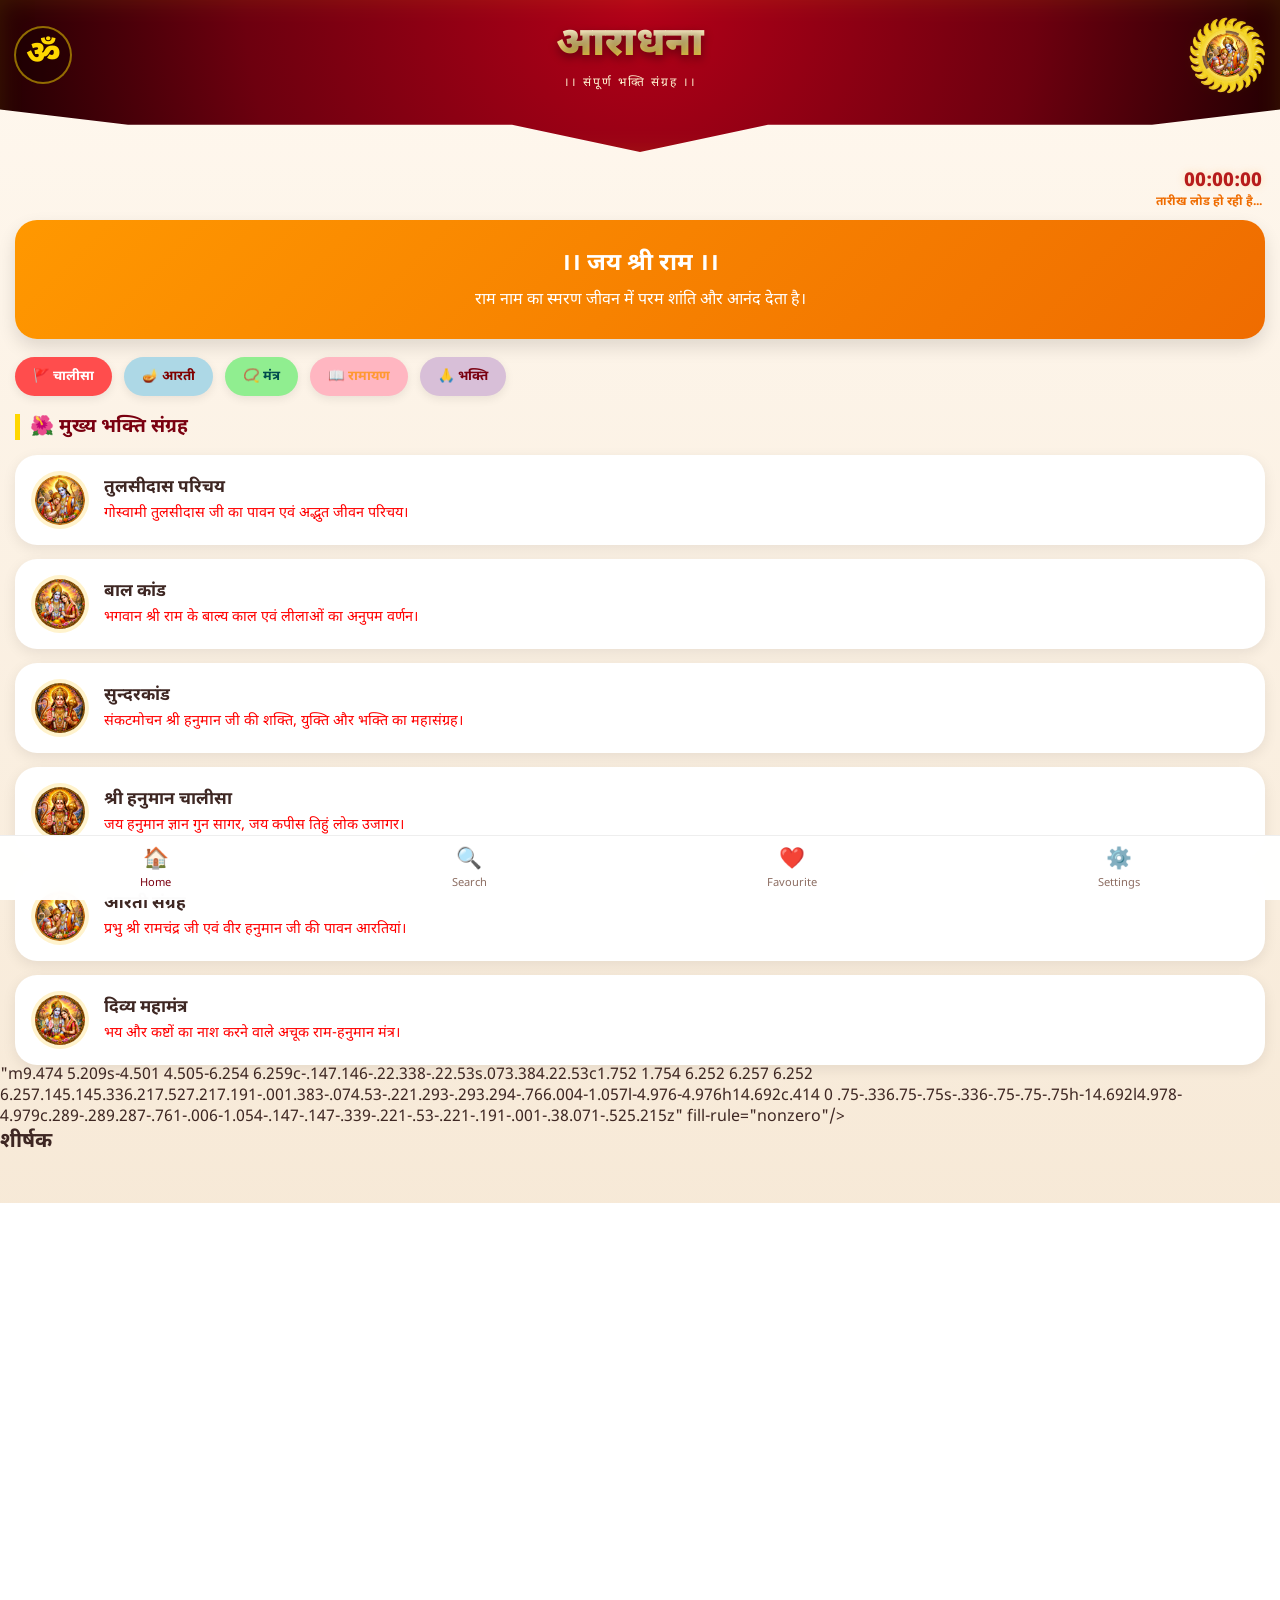
<file: app/src/main/assets/index.html>
<!DOCTYPE html>
<html lang="en">
<head>

    <meta charset="UTF-8">
    <meta name="viewport" content="width=device-width, initial-scale=1.0, maximum-scale=1.0, user-scalable=no">
    <title>आराधना - संपूर्ण भक्ति संग्रह</title>
    <link href="https://fonts.googleapis.com/css2?family=Noto+Sans+Devanagari:wght=400;500;700;900&display=swap" rel="stylesheet">
    <link rel="stylesheet" href="https://cdnjs.cloudflare.com/ajax/libs/font-awesome/6.4.0/css/all.min.css">
    <link rel="stylesheet" href ="style.css">
    

    </head>
<body>
    <div class="sidebar-overlay" id="sidebarOverlay" onclick="closeCustomSidebar()"></div>
    <div class="custom-sidebar" id="customSidebar">
        <div class="sidebar-top-branding">
         <button class="close-sidebar" onclick="closeCustomSidebar()">
                <svg width="24" height="24"  viewBox="0 0 24 24" xmlns="http://www.w3.org/2000/svg" fill-rule="evenodd" clip-rule="evenodd"><path d="M12 11.293l10.293-10.293.707.707-10.293 10.293 10.293 10.293-.707.707-10.293-10.293-10.293 10.293-.707-.707 10.293-10.293-10.293-10.293.707-.707 10.293 10.293z"/></svg>            
           
            </button>

            <h2>आराधना</h2>
            <p>।। संपूर्ण भक्ति संग्रह ।।</p>
        </div>
        <div class="sidebar-menu-items">
            <div class="sidebar-item" onclick="closeCustomSidebar()">
                <span class="sidebar-item-icon">🏠</span> <span>Home</span>
            </div>
            <a href="https://indusapp.store/w1orivmm" class="sidebar-item" onclick="closeCustomSidebar()">
                <span class="sidebar-item-icon">📤</span> <span>Share app</span>
            </a>
            <a href="go:rate" class="sidebar-item" onclick="closeCustomSidebar()">
                <span class="sidebar-item-icon">⭐</span> <span>Rate us</span>
            </a>
            <div class="sidebar-item" onclick="showAppPrivacyPolicy()">
                <span class="sidebar-item-icon">📜</span> <span>Privacy-Policy</span>
            </div>

          <a href="./premium.html" class="apremium">
            <div class="premiumbtn">Premium </div>
        </a>
        </div>
        
        <div class="sidebar-footer">
          <h3><b>ARADHANA</b> <i>V 1.0</i></h3>
        </div>
    </div>
    
    <header class="main-header">
        <div class="om-box" onclick="openCustomSidebar()">
            <div class="om-text">ॐ</div>
        </div>
        
        <div class="title-area">
            <h1>आराधना</h1>
            <p>।। संपूर्ण भक्ति संग्रह ।।</p>
        </div>
        
        <div class="showcase">
            <img src="./Sudarshan.png" class="sudarshan" alt="Chakra">
            <img src="./shri_ram.png" class="deity-img active" alt="Ram">
            <img src="./Hanuman_Ji.png" class="deity-img" alt="Hanuman">
            <img src="./Sitaram.png" class="deity-img" alt="Sitaram">
        </div>
    </header>
    
    <div class="clock">
        <div id="time">00:00:00</div>
        <div id="date">तारीख लोड हो रही है...</div>
    </div>
    
    <div class="search-container" id="searchContainer">
        <input type="text" class="search-box" id="searchInput" placeholder="🔍 चालीसा, कांड, मंत्र खोजें...">
    </div>
    
    <div class="slider-wrapper">
        <div class="slider" id="slider">
            <div class="slide slide1">
                <h2>।। जय श्री राम ।।</h2>
                <p>राम नाम का स्मरण जीवन में परम शांति और आनंद देता है।</p>
            </div>
            <div class="slide slide2">
                <h2>🚩 सुंदरकांड</h2>
                <p>हनुमान जी की अतुलित बल, बुद्धि और भक्ति का पावन वर्णन।</p>
            </div>
            <div class="slide slide3">
                <h2>📖 रामचरितमानस</h2>
                <p>गोस्वामी तुलसीदास जी महाराज द्वारा रचित महाकाव्य।</p>
            </div>
        </div>
    </div>
    
    <div class="categories">
      <a href="./content.html" >  <button class="cat-btn">🚩 चालीसा</button> </a>
        <button class="cat-btn">🪔 आरती</button>
        <button class="cat-btn">📿 मंत्र</button>
        <button class="cat-btn">📖 रामायण</button>
        <button class="cat-btn">🙏 भक्ति</button>
    </div>
    
    <div class="section-title">🌺 मुख्य भक्ति संग्रह</div>
    
    <div class="cards" id="cards">
        <div class="card">
            <img src="shri_ram.png" alt="Tulsidas">
            <div>

                <h3>तुलसीदास परिचय</h3>
                <p>गोस्वामी तुलसीदास जी का पावन एवं अद्भुत जीवन परिचय।</p>
            </div>
        </div>
        <div class="card">
            <img src="./Sitaram.png" alt="Balkand">
            <div>
                <h3>बाल कांड</h3>
                <p>भगवान श्री राम के बाल्य काल एवं लीलाओं का अनुपम वर्णन।</p>
            </div>
        </div>
        <div class="card">
            <img src="./Hanuman_Ji.png" alt="Sundarkand">
            <div>
                <h3>सुन्दरकांड</h3>
                <p>संकटमोचन श्री हनुमान जी की शक्ति, युक्ति और भक्ति का महासंग्रह।</p>
            </div>
        </div>
        <div class="card">
            <img src="./Hanuman_Ji.png" alt="Hanuman Chalisa">
            <div>
                <h3>श्री हनुमान चालीसा</h3>
                <p>जय हनुमान ज्ञान गुन सागर, जय कपीस तिहुं लोक उजागर।</p>
            </div>
        </div>
        <div class="card">
            <img src="./shri_ram.png" alt="Aarti">
            <div>
                <h3>आरती संग्रह</h3>
                <p>प्रभु श्री रामचंद्र जी एवं वीर हनुमान जी की पावन आरतियां।</p>
            </div>
        </div>
        <div class="card">
            <img src="./Sitaram.png" alt="Mantra">
            <div>
                <h3>दिव्य महामंत्र</h3>
                <p>भय और कष्टों का नाश करने वाले अचूक राम-हनुमान मंत्र।</p>
            </div>
        </div>
    </div>
        
        <div class="bottom-nav">
        <button class="nav-btn active" id="homeBtn"><span>🏠</span><small>Home</small></button>
        <button class="nav-btn" id="searchBtn"><span>🔍</span><small>Search</small></button>
        <button class="nav-btn" id="favBtn"><span>❤️</span><small>Favourite</small></button>
        <button class="nav-btn" id="settingBtn"><span>⚙️</span><small>Settings</small></button>
    </div>
    
    <div class="full-page-screen" id="fullPageScreen">
        <div class="full-page-header">
            <button class="back-button-arrow" onclick="closeFullPage()">
              <svg clip-rule="evenodd" fill-rule="evenodd" stroke-linejoin="round" stroke-miterlimit="2" viewBox="0 0 24 24" xmlns="http://www.w3.org/2000/svg"><path d="m9.474 5.209s-4.501 4.505-6.254 6.259c-.147.146-.22.338-.22.53s.073.384.22.53c1.752 1.754 6.252 6.257 6.252 6.257.145.145.336.217.527.217.191-.001.383-.074.53-.221.293-.293.294-.766.004-1.057l-4.976-4.976h14.692c.414 0 .75-.336.75-.75s-.336-.75-.75-.75h-14.692l4.978-4.979c.289-.289.287-.761-.006-1.054-.147-.147-.339-.221-.53-.221-.191-.001-.38.071-.525.215z" fill-rule="nonzero"/></svg>
            </button>
            <div class="full-page-title" id="fullPageTitle">शीर्षक</div>
        </div>
        <div class="full-page-body-content" id="fullPageContent"></div>
    <div class="bodypage"></div>
    </div>
    
    <div class="modal" id="modal">
        <div class="modal-box">
            <h2 id="modalTitle">जय श्री राम</h2>
            <p id="modalText">विवरण</p>
            <button onclick="closeModal()">जय श्री सीताराम 🙏</button>
        </div>
    </div>
    <script src="script.js"></script>
</body>
</html>"m9.474 5.209s-4.501 4.505-6.254 6.259c-.147.146-.22.338-.22.53s.073.384.22.53c1.752 1.754 6.252 6.257 6.252 6.257.145.145.336.217.527.217.191-.001.383-.074.53-.221.293-.293.294-.766.004-1.057l-4.976-4.976h14.692c.414 0 .75-.336.75-.75s-.336-.75-.75-.75h-14.692l4.978-4.979c.289-.289.287-.761-.006-1.054-.147-.147-.339-.221-.53-.221-.191-.001-.38.071-.525.215z" fill-rule="nonzero"/></svg>
            </button>
            <div class="full-page-title" id="fullPageTitle">शीर्षक</div>
        </div>
        <div class="full-page-body-content" id="fullPageContent"></div>
    <div class="bodypage"></div>
    </div>
    
    <div class="modal" id="modal">
        <div class="modal-box">
            <h2 id="modalTitle">जय श्री राम</h2>
            <p id="modalText">विवरण</p>
            <button onclick="closeModal()">जय श्री सीताराम 🙏</button>
        </div>
    </div>
    <script src="script.js"></script>
</body>
</html>="script.js"></script>
</body>
</html>�ाम 🙏</button>
        </div>
    </div>
    <script src="script.js"></script>
</body>
</html>
</file>
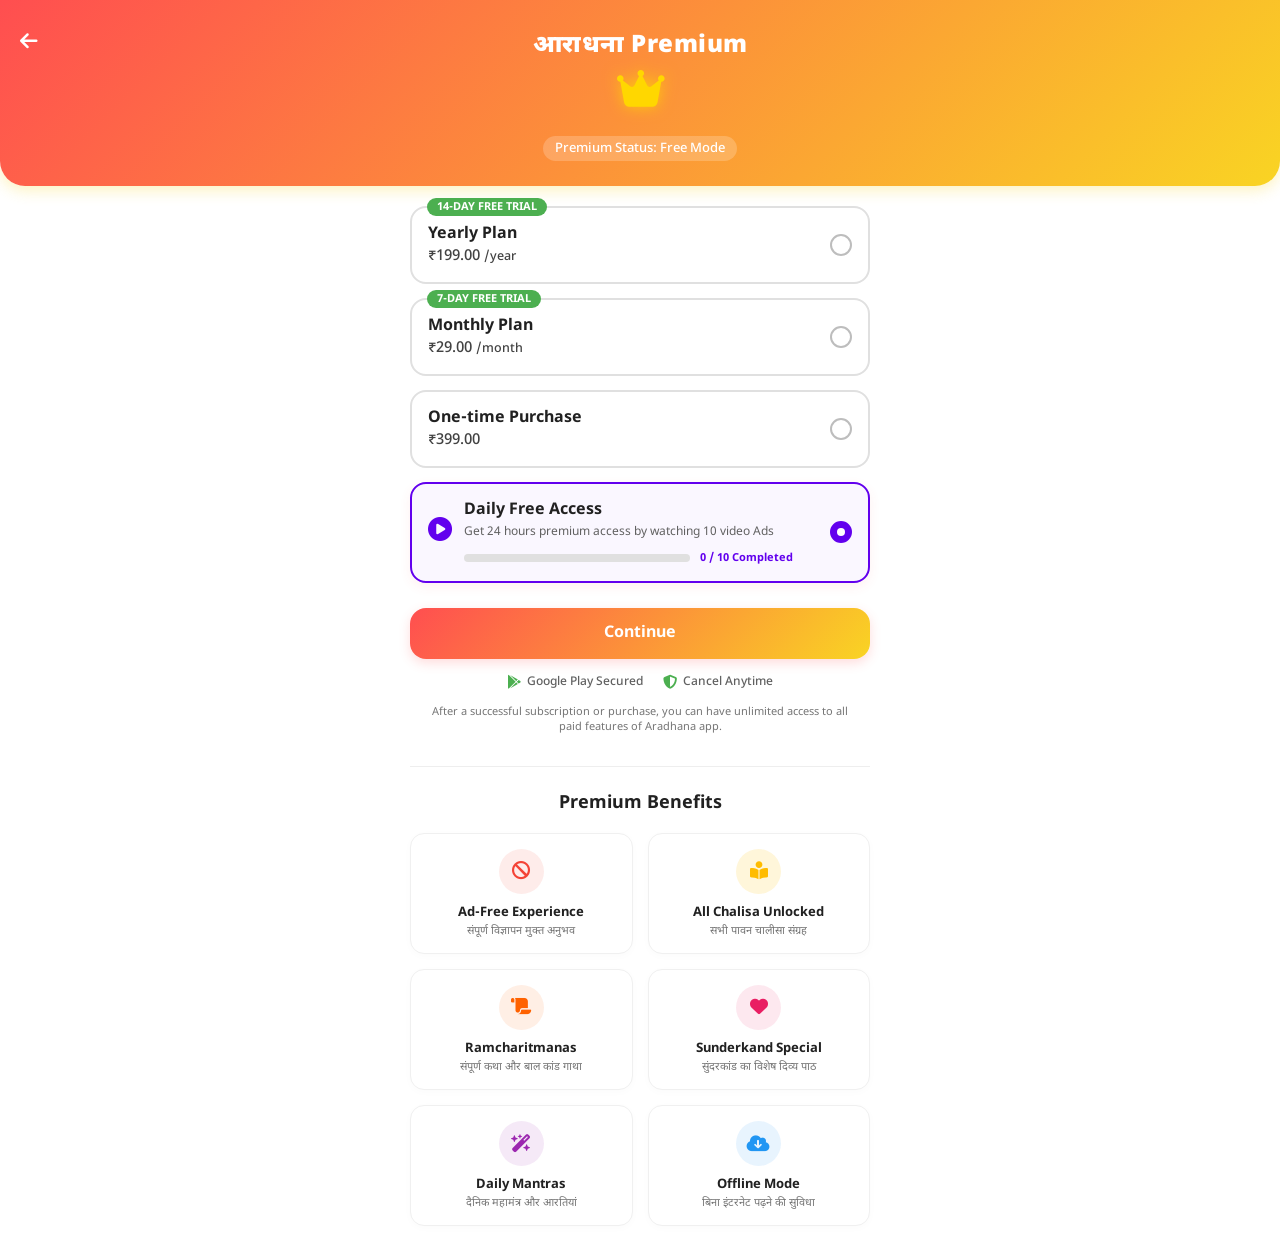
<file: app/src/main/assets/premium.html>
<!DOCTYPE html>
<html lang="hi">
<head>
    <meta charset="UTF-8">
    <meta name="viewport" content="width=device-width, initial-scale=1.0, maximum-scale=1.0, user-scalable=no">
    <title>आराधना प्रीमियम - Aradhana Premium</title>
    <!-- देवनागरी फॉन्ट और फॉन्ट ऑसम आइकन्स -->
    <link href="https://fonts.googleapis.com/css2?family=Noto+Sans+Devanagari:wght@400;500;700;900&display=swap" rel="stylesheet">
    <link rel="stylesheet" href="https://cdnjs.cloudflare.com/ajax/libs/font-awesome/6.4.0/css/all.min.css">
<style>

/* =========================================================
   ARADHANA APP - PREMIUM PAGE DESIGN (Play Store Edition)
   ========================================================= */

/* 1. बेसिक रिसेट और मुख्य सेटिंग्स */
* {
    margin: 0;
    padding: 0;
    box-sizing: border-box;
    font-family: 'Noto Sans Devanagari', sans-serif;
    -webkit-tap-highlight-color: transparent;
}

body {
    background-color: #ffffff;
    color: #212121;
    display: flex;
    flex-direction: column;
    min-height: 100vh;
}

/* 2. प्रीमियम हेडर डिजाइन */
.premium-header {
    background: linear-gradient(135deg, #ff4e50, #f9d423);
    color: #ffffff;
    padding: 30px 20px 25px 20px;
    text-align: center;
    position: relative;
    border-bottom-left-radius: 25px;
    border-bottom-right-radius: 25px;
    box-shadow: 0 4px 15px rgba(249, 212, 35, 0.3);
}

.back-btn {
    position: absolute;
    left: 20px;
    top: 30px;
    color: #ffffff;
    font-size: 20px;
    text-decoration: none;
    transition: transform 0.2s;
}

.back-btn:active {
    transform: scale(0.9);
}

.crown-icon {
    font-size: 42px;
    color: #ffd700;
    margin-bottom: 10px;
    display: block;
    text-shadow: 0 0 15px rgba(255, 215, 0, 0.8);
    animation: crownGlow 2s infinite alternate;
}
 
@keyframes crownGlow {
    0% { transform: scale(1); filter: drop-shadow(0 0 2px rgba(255,255,255,0.6)); }
    100% { transform: scale(1.08); filter: drop-shadow(0 0 10px rgba(255,255,255,0.9)); }
}

.header-title {
    font-size: 24px;
    font-weight: 900;
    margin-bottom: 4px;
    letter-spacing: 0.5px;
}

.status-subtitle {
    font-size: 13px;
    background: rgba(255, 255, 255, 0.2);
    padding: 4px 12px;
    border-radius: 20px;
    display: inline-block;
    margin-top: 5px;
    font-weight: 500;
}

/* 3. मुख्य कंटेनर */
.premium-container {
    padding: 20px;
    flex: 1;
    max-width: 500px;
    margin: 0 auto;
    width: 100%;
}

/* 4. प्लान्स कार्ड्स लेआउट */
.plans-selector {
    display: flex;
    flex-direction: column;
    gap: 14px;
    margin-bottom: 25px;
}

.plan-card {
    background: #ffffff;
    border: 2px solid #e0e0e0;
    border-radius: 16px;
    padding: 16px;
    display: flex;
    align-items: center;
    position: relative;
    cursor: pointer;
    transition: all 0.25s ease;
}

.plan-card input[type="radio"] {
    position: absolute;
    opacity: 0;
    width: 0;
    height: 0;
}

.plan-custom-radio {
    width: 22px;
    height: 22px;
    border: 2px solid #bdbdbd;
    border-radius: 50%;
    margin-left: auto;
    position: relative;
    transition: all 0.2s;
}

.plan-card input[type="radio"]:checked ~ .plan-custom-radio {
    border-color: #ff4e50;
    background-color: #ff4e50;
}

.plan-card input[type="radio"]:checked ~ .plan-custom-radio::after {
    content: '';
    position: absolute;
    width: 8px;
    height: 8px;
    background: #ffffff;
    border-radius: 50%;
    top: 50%;
    left: 50%;
    transform: translate(-50%, -50%);
}

.plan-card input[type="radio"]:checked {
    border-color: #ff4e50;
}

.plan-card:has(input[type="radio"]:checked) {
    border-color: #ff4e50;
    background: rgba(255, 78, 80, 0.03);
    box-shadow: 0 4px 12px rgba(255, 78, 80, 0.08);
}

.active-ad-card {
    border-color: #6200ee;
    background: rgba(98, 0, 238, 0.01);
}
.plan-card:has(input[name="aradhana_plan"][value="ads"]:checked) {
    border-color: #6200ee;
    background: rgba(98, 0, 238, 0.03);
}
.plan-card input[value="ads"]:checked ~ .plan-custom-radio {
    border-color: #6200ee;
    background-color: #6200ee;
}

.plan-badge {
    position: absolute;
    top: -10px;
    left: 15px;
    background: #4caf50;
    color: #ffffff;
    font-size: 11px;
    font-weight: 700;
    padding: 2px 10px;
    border-radius: 10px;
    text-transform: uppercase;
}

.ad-icon-box {
    font-size: 24px;
    color: #6200ee;
    margin-right: 12px;
}

.plan-details {
    display: flex;
    flex-direction: column;
    gap: 2px;
    flex: 1;
}

.plan-duration {
    font-size: 16px;
    font-weight: 700;
    color: #212121;
}

.plan-price {
    font-size: 15px;
    font-weight: 500;
    color: #424242;
}

.plan-desc {
    font-size: 12px;
    color: #616161;
    margin-top: 1px;
    line-height: 1.4;
}

/* 5. लाइव प्रोग्रेस काउंटर और बार */
.progress-info-box {
    display: flex;
    align-items: center;
    gap: 10px;
    margin-top: 8px;
    width: 90%;
}

.progress-container {
    background-color: #e0e0e0;
    border-radius: 6px;
    height: 8px;
    flex: 1;
    overflow: hidden;
}

.progress-bar {
    background: linear-gradient(90deg, #6200ee, #8732fa);
    width: 0%;
    height: 100%;
    border-radius: 6px;
    transition: width 0.4s ease;
}

.progress-text {
    font-size: 11px;
    font-weight: 700;
    color: #6200ee;
    white-space: nowrap;
}

/* 6. मुख्य एक्शन बटन */
.continue-btn {
    background: linear-gradient(135deg, #ff4e50, #f9d423);
    color: #ffffff;
    border: none;
    width: 100%;
    padding: 15px;
    border-radius: 16px;
    font-size: 16px;
    font-weight: 700;
    cursor: pointer;
    box-shadow: 0 4px 12px rgba(255, 78, 80, 0.2);
    transition: all 0.2s;
    margin-bottom: 15px;
}

.continue-btn:active {
    transform: scale(0.98);
    box-shadow: 0 2px 5px rgba(255, 78, 80, 0.2);
}

/* 7. गूगल प्ले ट्रस्ट सील्स */
.trust-badges-container {
    display: flex;
    justify-content: center;
    gap: 20px;
    margin-bottom: 15px;
}

.trust-badge {
    display: flex;
    align-items: center;
    gap: 6px;
    color: #616161;
    font-size: 12px;
    font-weight: 500;
}

.trust-badge i {
    font-size: 14px;
    color: #4caf50;
}

.payment-note {
    font-size: 11px;
    color: #757575;
    text-align: center;
    line-height: 1.4;
    margin-bottom: 30px;
    padding: 0 10px;
}

/* 8. प्रीमियम बेनिफिट्स ग्रिड डिज़ाइन */
.benefits-grid-section {
    margin-top: 10px;
    border-top: 1px solid #eeeeee;
    padding-top: 25px;
}

.benefits-grid-section h2 {
    font-size: 18px;
    font-weight: 700;
    color: #212121;
    margin-bottom: 18px;
    text-align: center;
}

.benefits-grid {
    display: grid;
    grid-template-columns: repeat(2, 1fr);
    gap: 15px;
}

.benefit-item {
    background: #ffffff;
    border: 1px solid #f0f0f0;
    border-radius: 14px;
    padding: 15px 12px;
    text-align: center;
    box-shadow: 0 2px 8px rgba(0,0,0,0.02);
}

.benefit-icon {
    width: 45px;
    height: 45px;
    border-radius: 50%;
    display: flex;
    align-items: center;
    justify-content: center;
    font-size: 18px;
    margin: 0 auto 10px auto;
}

.b-red { background: rgba(244, 67, 54, 0.1); color: #f44336; }
.b-gold { background: rgba(255, 193, 7, 0.15); color: #ffbc00; }
.b-orange { background: rgba(255, 98, 0, 0.1); color: #ff6200; }
.b-pink { background: rgba(233, 30, 99, 0.1); color: #e91e63; }
.b-purple { background: rgba(156, 39, 176, 0.1); color: #9c27b0; }
.b-blue { background: rgba(33, 150, 243, 0.1); color: #2196f3; }

.benefit-item h3 {
    font-size: 13px;
    font-weight: 700;
    color: #212121;
    margin-bottom: 3px;
}

.benefit-item p {
    font-size: 11px;
    color: #757575;
    line-height: 1.3;
}

</style>
</head>
<body>

    <!-- प्रीमियम हेडर सेक्शन -->
    <header class="premium-header">
        <a href="index.html" class="back-btn">
            <i class="fa-solid fa-arrow-left"></i>
        </a>
        <h1 class="header-title">आराधना Premium</h1>
        <div class="crown-icon">
            <i class="fa-solid fa-crown"></i>
        </div>
        <p class="status-subtitle" id="premiumStatus">Premium Status: Free Mode</p>
    </header>

    <!-- मुख्य कंटेनर -->
    <main class="premium-container">
        
        <!-- प्लान्स का सिलेक्शन एरिया -->
        <div class="plans-selector">
            
            <!-- इयरली प्लान -->
            <label class="plan-card">
                <input type="radio" name="aradhana_plan" value="yearly">
                <div class="plan-badge">14-day free trial</div>
                <div class="plan-details">
                    <span class="plan-duration">Yearly Plan</span>
                    <span class="plan-price">₹199.00 <small>/year</small></span>
                </div>
                <div class="plan-custom-radio"></div>
            </label>

            <!-- मंथली प्लान -->
            <label class="plan-card">
                <input type="radio" name="aradhana_plan" value="monthly">
                <div class="plan-badge">7-day free trial</div>
                <div class="plan-details">
                    <span class="plan-duration">Monthly Plan</span>
                    <span class="plan-price">₹29.00 <small>/month</small></span>
                </div>
                <div class="plan-custom-radio"></div>
            </label>

            <!-- वन-टाइम लाइफटाइम परचेज -->
            <label class="plan-card">
                <input type="radio" name="aradhana_plan" value="lifetime">
                <div class="plan-details">
                    <span class="plan-duration">One-time Purchase</span>
                    <span class="plan-price">₹399.00</span>
                </div>
                <div class="plan-custom-radio"></div>
            </label>

            <!-- डेली एक्सेस (वीडियो विज्ञापन - डिफ़ॉल्ट सेलेक्टेड) -->
            <label class="plan-card active-ad-card">
                <input type="radio" name="aradhana_plan" value="ads" checked>
                <div class="ad-icon-box">
                    <i class="fa-solid fa-circle-play"></i>
                </div>
                <div class="plan-details">
                    <span class="plan-duration">Daily Free Access</span>
                    <span class="plan-desc">Get 24 hours premium access by watching 10 video Ads</span>
                    
                    <!-- लाइव प्रोग्रेस काउंटर टेक्स्ट और बार -->
                    <div class="progress-info-box">
                        <div class="progress-container">
                            <div class="progress-bar" id="adProgressBar"></div>
                        </div>
                        <span class="progress-text" id="adProgressText">0 / 10 Completed</span>
                    </div>
                </div>
                <div class="plan-custom-radio"></div>
            </label>

        </div>

        <!-- मुख्य एक्शन बटन -->
        <button class="continue-btn" id="actionPremiumBtn">Continue</button>

        <!-- गूगल प्ले ट्रस्ट सील / सुरक्षा बैज -->
        <div class="trust-badges-container">
            <div class="trust-badge">
                <i class="fa-brands fa-google-play"></i>
                <span>Google Play Secured</span>
            </div>
            <div class="trust-badge">
                <i class="fa-solid fa-shield-halved"></i>
                <span>Cancel Anytime</span>
            </div>
        </div>

        <p class="payment-note">
            After a successful subscription or purchase, you can have unlimited access to all paid features of Aradhana app.
        </p>

        <!-- प्रीमियम बेनिफिट्स -->
        <section class="benefits-grid-section">
            <h2>Premium Benefits</h2>
            <div class="benefits-grid">
                
                <div class="benefit-item">
                    <div class="benefit-icon b-red"><i class="fa-solid fa-ban"></i></div>
                    <h3>Ad-Free Experience</h3>
                    <p>संपूर्ण विज्ञापन मुक्त अनुभव</p>
                </div>

                <div class="benefit-item">
                    <div class="benefit-icon b-gold"><i class="fa-solid fa-book-open-reader"></i></div>
                    <h3>All Chalisa Unlocked</h3>
                    <p>सभी पावन चालीसा संग्रह</p>
                </div>

                <div class="benefit-item">
                    <div class="benefit-icon b-orange"><i class="fa-solid fa-scroll"></i></div>
                    <h3>Ramcharitmanas</h3>
                    <p>संपूर्ण कथा और बाल कांड गाथा</p>
                </div>

                <div class="benefit-item">
                    <div class="benefit-icon b-pink"><i class="fa-solid fa-heart"></i></div>
                    <h3>Sunderkand Special</h3>
                    <p>सुंदरकांड का विशेष दिव्य पाठ</p>
                </div>

                <div class="benefit-item">
                    <div class="benefit-icon b-purple"><i class="fa-solid fa-wand-magic-sparkles"></i></div>
                    <h3>Daily Mantras</h3>
                    <p>दैनिक महामंत्र और आरतियां</p>
                </div>

                <div class="benefit-item">
                    <div class="benefit-icon b-blue"><i class="fa-solid fa-cloud-arrow-down"></i></div>
                    <h3>Offline Mode</h3>
                    <p>बिना इंटरनेट पढ़ने की सुविधा</p>
                </div>

            </div>
        </section>

    </main>

    <!-- जावास्क्रिप्ट इंजन -->
    <script>
    // =========================================================
    // ARADHANA APP - PREMIUM SYSTEM JAVASCRIPT (PRODUCTION READY)
    // =========================================================
    
    document.addEventListener("DOMContentLoaded", () => {
        updateAdProgressUI();
    });

    // 1. UI अपडेट फंक्शन
    function updateAdProgressUI() {
        let watchedAds = parseInt(localStorage.getItem("aradhana_watched_ads")) || 0;
        if (watchedAds > 10) watchedAds = 10;
        
        const progressBar = document.getElementById("adProgressBar");
        const progressText = document.getElementById("adProgressText");
        const premiumStatus = document.getElementById("premiumStatus");
        
        let percentage = (watchedAds / 10) * 100;
        
        if (progressBar) progressBar.style.width = percentage + "%";
        if (progressText) progressText.innerText = `${watchedAds} / 10 Completed`;
        
        if (watchedAds >= 10 && premiumStatus) {
            premiumStatus.innerText = "Premium Status: Daily Active";
        }
    }

    // 2. Android Native AdMob द्वारा सफल रिवॉर्ड मिलने पर चलने वाला फंक्शन
    window.onPremiumAdRewarded = function() {
        let watchedAds = parseInt(localStorage.getItem("aradhana_watched_ads")) || 0;
        
        if (watchedAds < 10) {
            watchedAds++;
            localStorage.setItem("aradhana_watched_ads", watchedAds);
            updateAdProgressUI();
            
            // ठीक 10/10 होने पर ऑटोमैटिक success.html पर भेजें
            if (watchedAds >= 10) {
                window.location.href = "success.html"; 
            }
        }
    };

    // 3. 'Continue' बटन एक्शन
    document.getElementById("actionPremiumBtn").addEventListener("click", () => {
        const selectedPlan = document.querySelector('input[name="aradhana_plan"]:checked').value;
        
        if (selectedPlan === "ads") {
            let watchedAds = parseInt(localStorage.getItem("aradhana_watched_ads")) || 0;
            
            if (watchedAds >= 10) {
                window.location.href = "success.html"; 
            } else {
                // Android Native AdMob Bridge के जरिए एड शो करना
                if (window.AradhanaAdBridge && typeof window.AradhanaAdBridge.showRewardedAdForPremium === 'function') {
                    window.AradhanaAdBridge.showRewardedAdForPremium();
                } else {
                    console.warn("AradhanaAdBridge connection pending or unavailable.");
                }
            }
        } else {
            console.log(`Plan Selected: ${selectedPlan}. Google Play Billing Flow Trigger.`);
        }
    });
    </script>
</body>
</html>
</file>
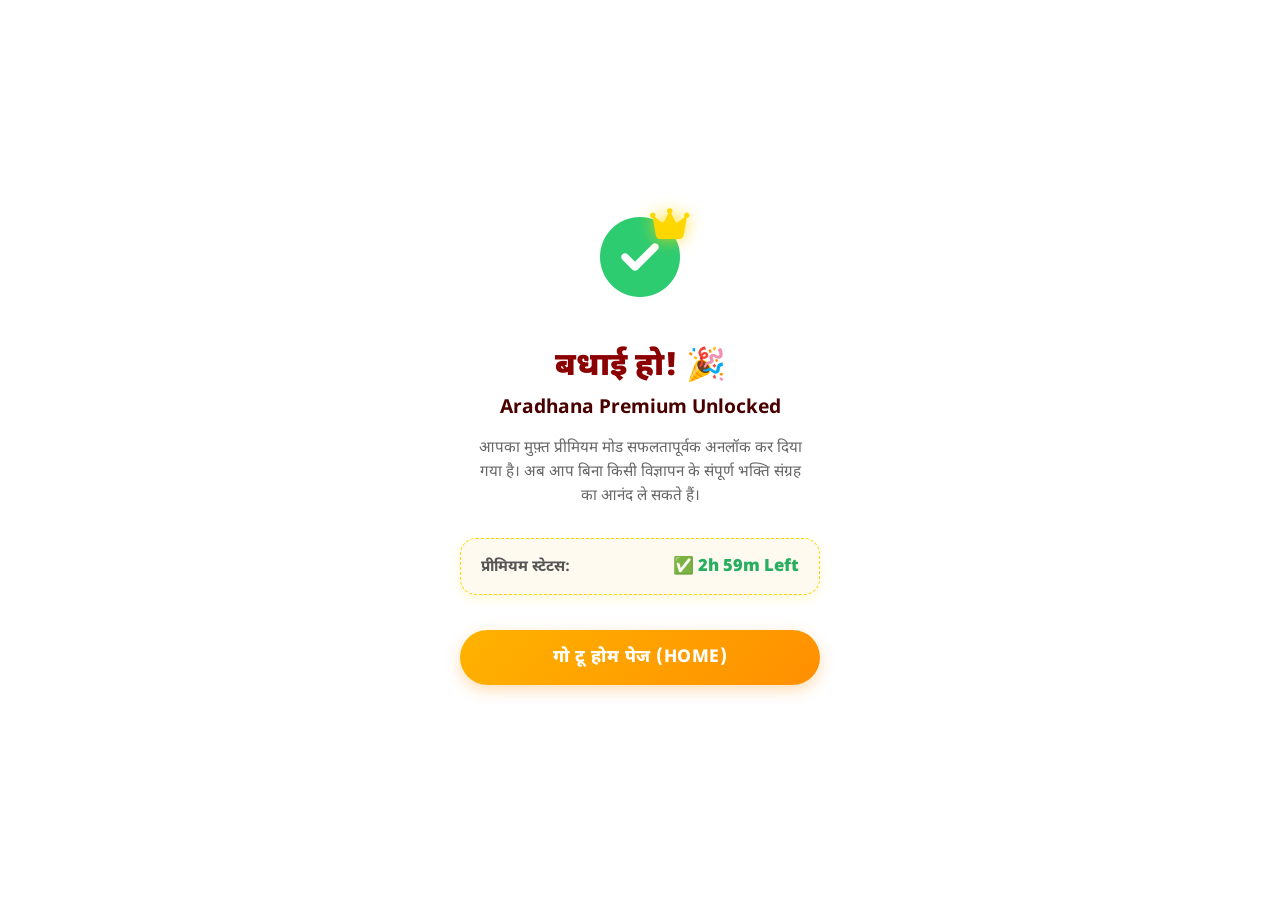
<file: app/src/main/assets/success.html>
<!DOCTYPE html>
<html lang="hi">
<head>
    <meta charset="UTF-8">
    <meta name="viewport" content="width=device-width, initial-scale=1.0, maximum-scale=1.0, user-scalable=no">
    <title>प्रीमियम अनलॉक - Success</title>
    <link href="https://fonts.googleapis.com/css2?family=Noto+Sans+Devanagari:wght@400;500;700;900&display=swap" rel="stylesheet">
    <link rel="stylesheet" href="https://cdnjs.cloudflare.com/ajax/libs/font-awesome/6.4.0/css/all.min.css">
<style>
/* =========================================================
   ARADHANA APP - SUCCESS PAGE STYLE (Pure White Gold Theme)
   ========================================================= */

* {
    margin: 0;
    padding: 0;
    box-sizing: border-box;
    font-family: 'Noto Sans Devanagari', sans-serif;
    -webkit-tap-highlight-color: transparent;
}

body {
    background-color: #ffffff;
    color: #333333;
    display: flex;
    align-items: center;
    justify-content: center;
    min-height: 100vh;
    padding: 20px;
}

.success-container {
    text-align: center;
    max-width: 400px;
    width: 100%;
    padding: 30px 20px;
}

/* क्राउन और ग्रीन टिक आइकॉन एनीमेशन */
.icon-wrapper {
    position: relative;
    display: inline-block;
    margin-bottom: 25px;
}

.success-icon-box {
    font-size: 5rem;
    color: #2ecc71;
    animation: popIn 0.6s cubic-bezier(0.175, 0.885, 0.32, 1.275) forwards;
}

.crown-badge {
    position: absolute;
    top: -10px;
    right: -10px;
    font-size: 2.2rem;
    color: #ffd700;
    filter: drop-shadow(0 0 8px rgba(255, 215, 0, 0.8));
    animation: glowPulse 1.5s infinite alternate;
}

@keyframes popIn {
    0% { transform: scale(0); opacity: 0; }
    100% { transform: scale(1); opacity: 1; }
}

@keyframes glowPulse {
    0% { transform: scale(1); }
    100% { transform: scale(1.15); }
}

.success-title {
    font-size: 2rem;
    font-weight: 900;
    color: #8b0000;
    margin-bottom: 8px;
}

.success-subtitle {
    font-size: 1.2rem;
    font-weight: 700;
    color: #4a0000;
    margin-bottom: 15px;
}

.success-message {
    font-size: 0.95rem;
    line-height: 1.6;
    color: #666666;
    margin-bottom: 30px;
    padding: 0 10px;
}

/* स्टेटस कार्ड */
.status-card {
    background-color: #fffaf0;
    border: 1px dashed #ffd700;
    padding: 16px 20px;
    border-radius: 16px;
    display: flex;
    justify-content: space-between;
    align-items: center;
    margin-bottom: 35px;
    box-shadow: 0 4px 12px rgba(255, 215, 0, 0.15);
}

.status-label {
    font-weight: 700;
    color: #555555;
    font-size: 0.95rem;
}

.status-value {
    font-weight: 900;
    color: #27ae60;
    font-size: 1.05rem;
}

/* होम जाने वाला बटन */
.home-back-btn {
    width: 100%;
    border: none;
    padding: 16px;
    border-radius: 30px;
    font-size: 1.1rem;
    font-weight: 800;
    cursor: pointer;
    background: linear-gradient(135deg, #ffb300 0%, #ff8f00 100%);
    color: #ffffff;
    box-shadow: 0 5px 15px rgba(255, 143, 0, 0.3);
    text-transform: uppercase;
    letter-spacing: 0.5px;
    transition: all 0.2s;
}

.home-back-btn:active {
    transform: scale(0.96);
    box-shadow: 0 2px 8px rgba(255, 143, 0, 0.1);
}

</style>
</head>
<body>

    <div class="success-container">
        
        <div class="icon-wrapper">
            <div class="success-icon-box">
                <i class="fa-solid fa-circle-check"></i>
            </div>
            <div class="crown-badge">
                <i class="fa-solid fa-crown"></i>
            </div>
        </div>

        <h1 class="success-title">बधाई हो! 🎉</h1>
        <h2 class="success-subtitle">Aradhana Premium Unlocked</h2>
        
        <p class="success-message">
            आपका मुफ़्त प्रीमियम मोड सफलतापूर्वक अनलॉक कर दिया गया है। अब आप बिना किसी विज्ञापन के संपूर्ण भक्ति संग्रह का आनंद ले सकते हैं।
        </p>

        <div class="status-card">
            <span class="status-label">प्रीमियम स्टेटस:</span>
            <span class="status-value" id="successTimeStatus">एक्टिवेट हो रहा है...</span>
        </div>

        <button class="home-back-btn" id="backToHomeBtn">गो टू होम पेज (Home)</button>
    </div>

<script>
// =========================================================
// ARADHANA APP - SUCCESS PAGE ENGINE (AUTO EXPIRY SETTER)
// =========================================================

// जब यूज़र सफलता से 10 एड्स देखकर इस पेज पर आए
function initSuccessPremium() {
    let premiumExpiry = localStorage.getItem('aradhana_premium_expiry');
    let monthlyPremium = localStorage.getItem('aradhana_monthly_premium') === 'true';

    // अगर मंथली प्रीमियम नहीं है और एक्सपायरी भी पहले से सेट नहीं है (या खत्म हो चुकी है)
    if (!monthlyPremium && (!premiumExpiry || new Date(premiumExpiry) <= new Date())) {
        // अब से 3 घंटे बाद का समय सेट करें (3 Hours = 3 * 60 * 60 * 1000 ms)
        const threeHoursLater = new Date(Date.now() + (3 * 60 * 60 * 1000)).toISOString();
        localStorage.setItem('aradhana_premium_expiry', threeHoursLater);
    }

    updateSuccessStatus();
}

function updateSuccessStatus() {
    const timeStatusEl = document.getElementById("successTimeStatus");
    
    const premiumExpiry = localStorage.getItem('aradhana_premium_expiry');
    const monthlyPremium = localStorage.getItem('aradhana_monthly_premium') === 'true';

    if (monthlyPremium) {
        if (timeStatusEl) timeStatusEl.innerHTML = "👑 Monthly Active";
        return;
    }

    if (premiumExpiry) {
        const timeLeft = new Date(premiumExpiry) - new Date();
        if (timeLeft > 0) {
            let hours = Math.floor(timeLeft / 3600000);
            let min = Math.floor((timeLeft % 3600000) / 60000);
            let sec = Math.floor((timeLeft % 60000) / 1000);
            
            if (hours > 0) {
                if (timeStatusEl) timeStatusEl.innerHTML = `✅ ${hours}h ${min}m Left`;
            } else {
                if (timeStatusEl) timeStatusEl.innerHTML = `✅ ${min}m ${sec}s Left`;
            }
        } else {
            if (timeStatusEl) timeStatusEl.innerHTML = "⏳ Expired";
        }
    } else {
        if (timeStatusEl) timeStatusEl.innerHTML = "✅ 3 Hours Active";
    }
}

// "गो टू होम पेज" बटन लॉजिक
const backBtn = document.getElementById("backToHomeBtn");
if (backBtn) {
    backBtn.addEventListener("click", function() {
        window.location.href = "index.html"; 
    });
}

// पेज लोड होते ही प्रीमियम टाइमर चालू करें
window.onload = function() {
    initSuccessPremium();
    setInterval(updateSuccessStatus, 1000);
};

</script>
</body>
</html>
</file>
<file: app/src/main/assets/style.css>
* {
 margin: 0;
 padding: 0;
 box-sizing: border-box;
 font-family: 'Noto Sans Devanagari', sans-serif;
 -webkit-tap-highlight-color: transparent;
 }
 
 body {
 background: linear-gradient(180deg, #fff8ef, #f6e8d5);
 overflow-x: hidden;
 padding-top: 155px; 
 padding-bottom: 90px; 
 color: #3e2723;
 min-height: 100vh;
 }
  /* मुख्य हेडर स्टाइल */
 .main-header {
 position: fixed;
 top: 0;
 left: 0;
 width: 100%;
 z-index: 99999;
 display: flex;
 align-items: center;
 justify-content: space-between;
 padding: 16px 14px 58px;
 background: radial-gradient(circle at top, #b30018 0%, #6d000f 60%, #210002 100%);
 clip-path: polygon(0% 0%, 100% 0%, 100% 72%, 90% 82%, 60% 82%, 50% 100%, 40% 82%, 10% 82%, 0% 72%);
 box-shadow: 0 12px 28px rgba(0,0,0,0.45), inset 0 0 25px rgba(255,215,0,0.12);
 }
 
 /* ॐ बॉक्स */
 .om-box {
 width: 58px;
 height: 58px;
 border-radius: 50%;
 background: rgba(0,0,0,0.25);
 border: 2px solid rgba(255,215,0,0.5);
 display: flex;
 align-items: center;
 justify-content: center;
 cursor: pointer;
 transition: transform 0.1s ease;
 }
 .om-box:active {
 transform: scale(0.92);
 }
 
 .om-text {
 font-size: 2rem;
 font-weight: 900;
 color: #ffd700;
 animation: omGlow 3s infinite alternate;
 user-select: none;
 }
 
 @keyframes omGlow {
 from { transform: scale(1); text-shadow: 0 0 10px #ffd700; }
 to { transform: scale(1.08); text-shadow: 0 0 15px #ffd700, 0 0 30px #ff9800; }
 }
 
 /* टाइटल एरिया */
 .title-area {
 flex: 1;
 text-align: center;
 padding: 0 8px;
 }
 
 .title-area h1 {
 font-size: 2.5rem;
 font-weight: 900;
 background: linear-gradient(180deg, #fff, #ffe082, #ffd700);
 -webkit-background-clip: text;
 -webkit-text-fill-color: transparent;
 text-shadow: 0 4px 10px rgba(0,0,0,0.4);
 }
 
 .title-area p {
 margin-top: 4px;
 font-size: 0.75rem;
 color: #fff4d2;
 letter-spacing: 2px;
 }
 
 /* शोकेस और सुदर्शन चक्र */
 .showcase {
 position: relative;
 width: 78px;
 height: 78px;
 display: flex;
 align-items: center;
 justify-content: center;
 }
 
 .sudarshan {
 position: absolute;
 width: 100%;
 height: 100%;
 object-fit: contain;
 animation: sudarshanRotate 5s linear infinite;
 }
 
 @keyframes sudarshanRotate {
 from { transform: rotate(0deg); }
 to { transform: rotate(360deg); }
 }
 
 .deity-img {
 position: absolute;
 width: 44px;
 height: 44px;
 border-radius: 50%;
 object-fit: cover;
 opacity: 0;
 transition: 1s;
 box-shadow: 0 0 10px rgba(255,255,255,0.7), 0 0 18px rgba(255,215,0,0.6);
 }
 
 .deity-img.active { opacity: 1; }
 
 /* घड़ी और तारीख */
 .clock {
 margin-top: 10px;
 padding: 4px 18px 10px;
 text-align: right;
 position: relative;
 z-index: 999;
 }
 
 #time {
 font-size: 19px;
 font-weight: 800;
 color: #b71c1c;
 text-shadow: 0 0 8px rgba(255,152,0,0.25);
 }
 
 #date {
 font-size: 12px;
 font-weight: 700;
 color: #ef6c00;
 }
 
 /* सर्च कंटेनर */
 .search-container {
 padding: 0 15px;
 max-height: 0;
 overflow: hidden;
 transition: 0.4s;
 }
 
 .search-container.show {
 max-height: 80px;
 padding-top: 12px;
 padding-bottom: 12px;
 }
 
 .search-box {
 width: 100%;
 padding: 14px 18px;
 border: none;
 border-radius: 30px;
 font-size: 1rem;
 outline: none;
 box-shadow: 0 5px 15px rgba(0,0,0,0.08);
 }
 
 /* स्लाइडर */
 .slider-wrapper {
 margin: 0 15px;
 overflow: hidden;
 border-radius: 22px;
 box-shadow: 0 8px 18px rgba(0,0,0,0.12);
 }
 
 .slider {
 display: flex;
 overflow-x: auto;
 scrollbar-width: none;
 scroll-behavior: smooth;
 }
 
 .slider::-webkit-scrollbar { display: none; }
 
 .slide {
 min-width: 100%;
 padding: 28px 18px;
 text-align: center;
 color: white;
 cursor: pointer;
 user-select: none;
 }
 
 .slide h2 { margin-bottom: 10px; }
 .slide1 { background: linear-gradient(135deg, #ff9800, #ef6c00); }
 .slide2 { background: linear-gradient(135deg, #8e24aa, #5e35b1); }
 .slide3 { background: linear-gradient(135deg, #c62828, #ad1457); }
 
 /* कैटेगरीज */
 .categories {
 display: flex;
 gap: 12px;
 overflow-x: auto;
 padding: 18px 15px;
 scrollbar-width: none;
 }
 
 .categories::-webkit-scrollbar {
  display: none; }
 
 .cat-btn {
 border: none;
 background: white;
 padding: 11px 18px;
 border-radius: 25px;
 white-space: nowrap;
 font-weight: 700;
 cursor: pointer;
 color: #7a0010;
 box-shadow: 0 3px 10px rgba(0,0,0,0.08);
 }
 .cat-btn:nth-child(1) { background-color: #ff4d4d; }
  .cat-btn:nth-child(1) { color: #ffffff; }
 .cat-btn:nth-child(2) { background-color: #add8e6; }
   .cat-btn:nth-child(2) { color: #800000; }
 .cat-btn:nth-child(3) { background-color: #90ee90; }
   .cat-btn:nth-child(3) { color: #004d4d; }
 .cat-btn:nth-child(4) { background-color: #ffb6c1; }
   .cat-btn:nth-child(4) { color: #050080; }
 .cat-btn:nth-child(5) { background-color: #d8bfd8; }
   .cat-btn:nth-child(4) { color: #ff9933; }
 
 /* भक्ति कार्ड्स */
 .section-title {
 font-size: 1.2rem;
 margin: 0 15px 15px;
 padding-left: 10px;
 border-left: 5px solid #ffd700;
 color: #7a0010;
 font-weight: 700;
 }
 
 .cards {
 display: flex;
 flex-direction: column;
 gap: 14px;
 padding: 0 15px;
 }
 
 .card {
 background: white;
 padding: 16px;
 border-radius: 22px;
 display: flex;
 align-items: center;
 gap: 15px;
 cursor: pointer;
 box-shadow: 0 4px 14px rgba(0,0,0,0.08);
 transition: 0.3s;
 }
 
 .card:hover { transform: translateY(-3px); }
 
 .card img {
 width: 58px;
 height: 58px;
 border-radius: 50%;
 object-fit: cover;
 background: #fff3cd;
 padding: 4px;
 }
 
 .card h3 {
  font-size: 1.08rem; 
  margin-bottom: 5px;
   font-weight: 180px;
   }
 .card p {
  font-size: 0.9rem; 
  color: red;
  font-weight: 90px;
   }
 
 /* प्रीमियम और विज्ञापन कस्टमाइज्ड स्टाइलिश सेक्शन */
 .premium-section { 
 padding: 25px 15px ;

  }
 
 .premium-card {
 background: linear-gradient(135deg, #2b0004 0%, #7a0010 50%, #ff6f00 100%);
 padding: 26px 22px;
 border-radius: 28px;
 color: white;
 box-shadow: 0 15px 35px rgba(122, 0, 16, 0.4);
 text-align: center;
 border: 2px solid rgba(255, 215, 0, 0.3);
 position: relative;
 overflow: hidden;
 }
 
 .premium-card::before {
 content: '';
 position: absolute;
 top: -50%;
 left: -50%;
 width: 200%;
 height: 200%;
 background: radial-gradient(circle, rgba(255,215,0,0.1) 0%, transparent 70%);
 animation: pulseGlow 6s infinite linear;
 pointer-events: none;
 }
 
 @keyframes pulseGlow {
 0% { transform: translate(0,0) scale(1); }
 50% { transform: translate(10px, 10px) scale(1.1); }
 100% { transform: translate(0,0) scale(1); }
 }
 
 .premium-card h2 { 
 font-size: 1.75rem; 
 margin-bottom: 12px; 
 color: #ffd700; 
 text-shadow: 0 3px 10px rgba(0,0,0,0.5);
 font-weight: 900;
 }
 
 .premium-card p { 
 font-size: 0.95rem;
 line-height: 1.6; 
 margin-bottom: 18px; 
 color: #ffebee;
 font-weight: 500;
 }
 
 .premium-status {
 background: rgba(0, 0, 0, 0.4);
 padding: 12px 15px;
 border-radius: 16px;
 margin-bottom: 20px;
 font-weight: 700;
 font-size: 1rem;
 color: #fff;
 border: 1px solid rgba(255,255,255,0.15);
 box-shadow: inset 0 2px 10px rgba(0,0,0,0.3);
 letter-spacing: 0.5px;
 }
 
 /* आकर्षक एनिमेटेड बटन्स */
 .premium-watch-btn {
 width: 100%;
 border: none;
 padding: 16px;
 border-radius: 20px;
 font-size: 1.1rem;
 font-weight: 800;
 cursor: pointer;
 margin-top: 10px;
 background: linear-gradient(90deg, #ffffff, #fff176, #ffffff);
 background-size: 200% auto;
 color: #7a0010;
 box-shadow: 0 6px 20px rgba(255, 255, 255, 0.2), inset 0 -3px 0px rgba(0,0,0,0.15);
 transition: 0.2s cubic-bezier(0.175, 0.885, 0.32, 1275);
 animation: shineBtn 3s infinite linear;
 display: block;
 }
 
 .premium-watch-btn:active {
 transform: scale(0.96);
 box-shadow: 0 3px 10px rgba(255, 255, 255, 0.1);
 }
 
 @keyframes shineBtn {
 0% { background-position: 0% center; }
 100% { background-position: 200% center; }
 }
 
 .premium-buy-btn {
 width: 100%;
 border: none;
 padding: 15px;
 border-radius: 20px;
 font-size: 1rem;
 font-weight: 800;
 cursor: pointer;
 margin-top: 14px;
 background: linear-gradient(135deg, #ffd700 0%, #ff9100 100%);
 color: #3e0006;
 box-shadow: 0 5px 15px rgba(255, 145, 0, 0.3);
 transition: 0.2s;
 display: block;
 }
 .premium-buy-btn:active { transform: scale(0.96); }
 
 .premiumbtn{
 background: red;
margin-left: 24%;
margin-top: 40px;
 color: white;
 padding: 10px;
 width: 150px;
 height: 40px;
 text-align: center;
 justify-content: center;
 align-items: center;

 border-radius: 25px;
 }
 .apremium{
 text-decoration: none;
 }
 /* बॉटम नेविगेशन बार */
 .bottom-nav {
 position: fixed;
 bottom: 0;
 left: 0;
 width: 100%;
 height: 65px;
 background: rgba(255,255,255,0.96);
 backdrop-filter: blur(12px);
 display: flex;
 justify-content: space-around;
 align-items: center;
 border-top: 1px solid #eee;
 z-index: 99999;
 }
 
 .nav-btn {
 background: none;

 border: none;
 display: flex;
 flex-direction: column;
 align-items: center;
 gap: 3px;
 cursor: pointer;
 color: #8d6e63;
 }
 
 .nav-btn.active { color: #7a0010; }
 .nav-btn span { font-size: 1.3rem; }
 
 /* फुल पेज व्यू स्क्रीन */
 .full-page-screen {
 position: fixed;
 inset: 0;
 background: #fff8ef;
 z-index: 2000000;
 display: none; 
 flex-direction: column;
 overflow-y: auto;
 }
 
 .full-page-header {
 background: linear-gradient(135deg, #b30018, #6d000f);
 color: white;
 padding: 18px 16px;
 display: flex;
 align-items: center;
 gap: 15px;
 position: sticky;
 top: 0;
 z-index: 10;
 box-shadow: 0 4px 12px rgba(0,0,0,0.15);
 }
 
 .back-button-arrow{
 background: rgba(255, 255, 255, 0.2);
 border: none;
 color: white;
 font-size: 1.4rem;
 width: 42px;
 height: 42px;
 border-radius: 50%;
 display: flex;
 align-items: center;
 justify-content: center;
 cursor: pointer;
 font-weight: bold;
 } .back-button-arrow svg{fill: white;}
 
 .full-page-title { font-size: 1.3rem; font-weight: 700; }
 
 .full-page-body-content {
 padding: 24px 20px;
 color: #3e2723;
 font-size: 1.15rem;
 line-height: 1.8;
 text-align: center;
  }
  .bodypage{
  position: absolute;
 height: 100%;
 width: 100%;
 background-color: white;
 }
 /* मोडल / अलर्ट बॉक्स */
 .modal {
 position: fixed;
 inset: 0;
 background: rgba(0,0,0,0.6);
 display: none;
 align-items: center;
 justify-content: center;
 padding: 20px;
 z-index: 999999;
 }
 
 .modal-box {
 background: white;
 width: 100%;
 max-width: 350px;
 padding: 26px 20px;
 border-radius: 24px;
 text-align: center;
 box-shadow: 0 10px 30px rgba(0,0,0,0.3);
 animation: modalShow 0.3s cubic-bezier(0.175, 0.885, 0.32, 1.275);
 }
 
 @keyframes modalShow {
 from { transform: scale(0.8); opacity: 0; }
 to { transform: scale(1); opacity: 1; }
 }
 
 .modal-box h2 { color: #7a0010; margin-bottom: 12px; font-weight: 900; }
 .modal-box p { line-height: 1.7; margin-bottom: 20px; font-size: 1rem; color: #5d4037; }
 .modal-box button {
 border: none;
 padding: 14px 28px;
 border-radius: 30px;
 background: linear-gradient(135deg, #7a0010, #b71c1c);
 color: white;
 font-weight: 700;
 cursor: pointer;
 width: 100%;
 box-shadow: 0 4px 15px rgba(183, 28, 28, 0.4);
 }
 
 /* साइडबार मेनू */
 .custom-sidebar {
 height: 100%;
 width: 0;
 position: fixed;
 z-index: 9999999;
 top: 0;
 left: 0;
 background-color: #fff8ef;
 overflow-x: hidden;
 transition: 0.4s cubic-bezier(0.25, 0.8, 0.25, 1);
 box-shadow: 5px 0 25px rgba(0,0,0,0.4);
 display: flex;
 flex-direction: column;
 }
 
 .sidebar-top-branding {
 background: linear-gradient(135deg, #6d000f, #210002);
 padding: 30px 20px;
 color: white;
 text-align: center;
 border-bottom: 4px solid #ffd700;
 position: relative;
 }
 
 .sidebar-top-branding h2 {
 font-size: 1.8rem;
 font-weight: 900;
 color: #ffd700;
 text-shadow: 0 2px 5px rgba(0,0,0,0.5);
 margin-bottom: 5px;
 }
 
 .sidebar-top-branding p {
 font-size: 0.8rem;
 color: #fff4d2;
 letter-spacing: 1px;
 }
   /* बटन को साफ़ करें */
   .close-sidebar {
   background: transparent;
   border: none;
   padding: 0;
   cursor: pointer;
   position: absolute;
   top: 25px;
   right: 15px;
   }
   
   /* SVG से हरा बैकग्राउंड हटाएँ */
   .close-sidebar svg {
   display: block;
   fill: white;
   width: 24px;
   height: 24px;
   }
   
 .sidebar-menu-items {
 padding: 15px 0;
 flex: 1;
 }
 
 .sidebar-item {
 display: flex;
 align-items: center;
 gap: 15px;
 padding: 16px 24px;
 text-decoration: none;
 color: #3e2723;
 font-size: 1.1rem;
 font-weight: 700;
 border-bottom: 1px solid rgba(109, 0, 15, 0.06);
 transition: 0.3s;
 cursor: pointer;
 }
 
 .sidebar-item:hover {
 background-color: #f6e8d5;
 color: #b30018;
 padding-left: 30px;
 }
 
 .sidebar-item-icon { font-size: 1.3rem; }
 
 .sidebar-footer {
 padding: 20px;
 text-align: center;
 font-size: 0.85rem;
 color: red;
 background: #f6e8d5;
 font-weight: 800;
 border-top: 1px solid #e0d0bc;
 }
  .sidebar-footer i {
  color: #000000;
   font-size: 0.70rem;
right: 20px;
border-bottom: solid red 1px;
position: absolute;
  }
 .sidebar-overlay {
 position: fixed;
 inset: 0;
 background: rgba(0,0,0,0.5);
 backdrop-filter: blur(3px);
 z-index: 9999998;
 display: none;
 }
 
 @media(max-width:480px){
 .title-area h1 { font-size: 2rem; }
 .title-area p { font-size: 0.65rem; }
 .showcase { width: 70px; height: 70px; }
 }

 }
: 70px; }
 }
m;
right: 20px;
border-bottom: solid red 1px;
position: absolute;
  }
 .sidebar-overlay {
 position: fixed;
 inset: 0;
 background: rgba(0,0,0,0.5);
 backdrop-filter: blur(3px);
 z-index: 9999998;
 display: none;
 }
 
 @media(max-width:480px){
 .title-area h1 { font-size: 2rem; }
 .title-area p { font-size: 0.65rem; }
 .showcase { width: 70px; height: 70px; }
 }
</file>
